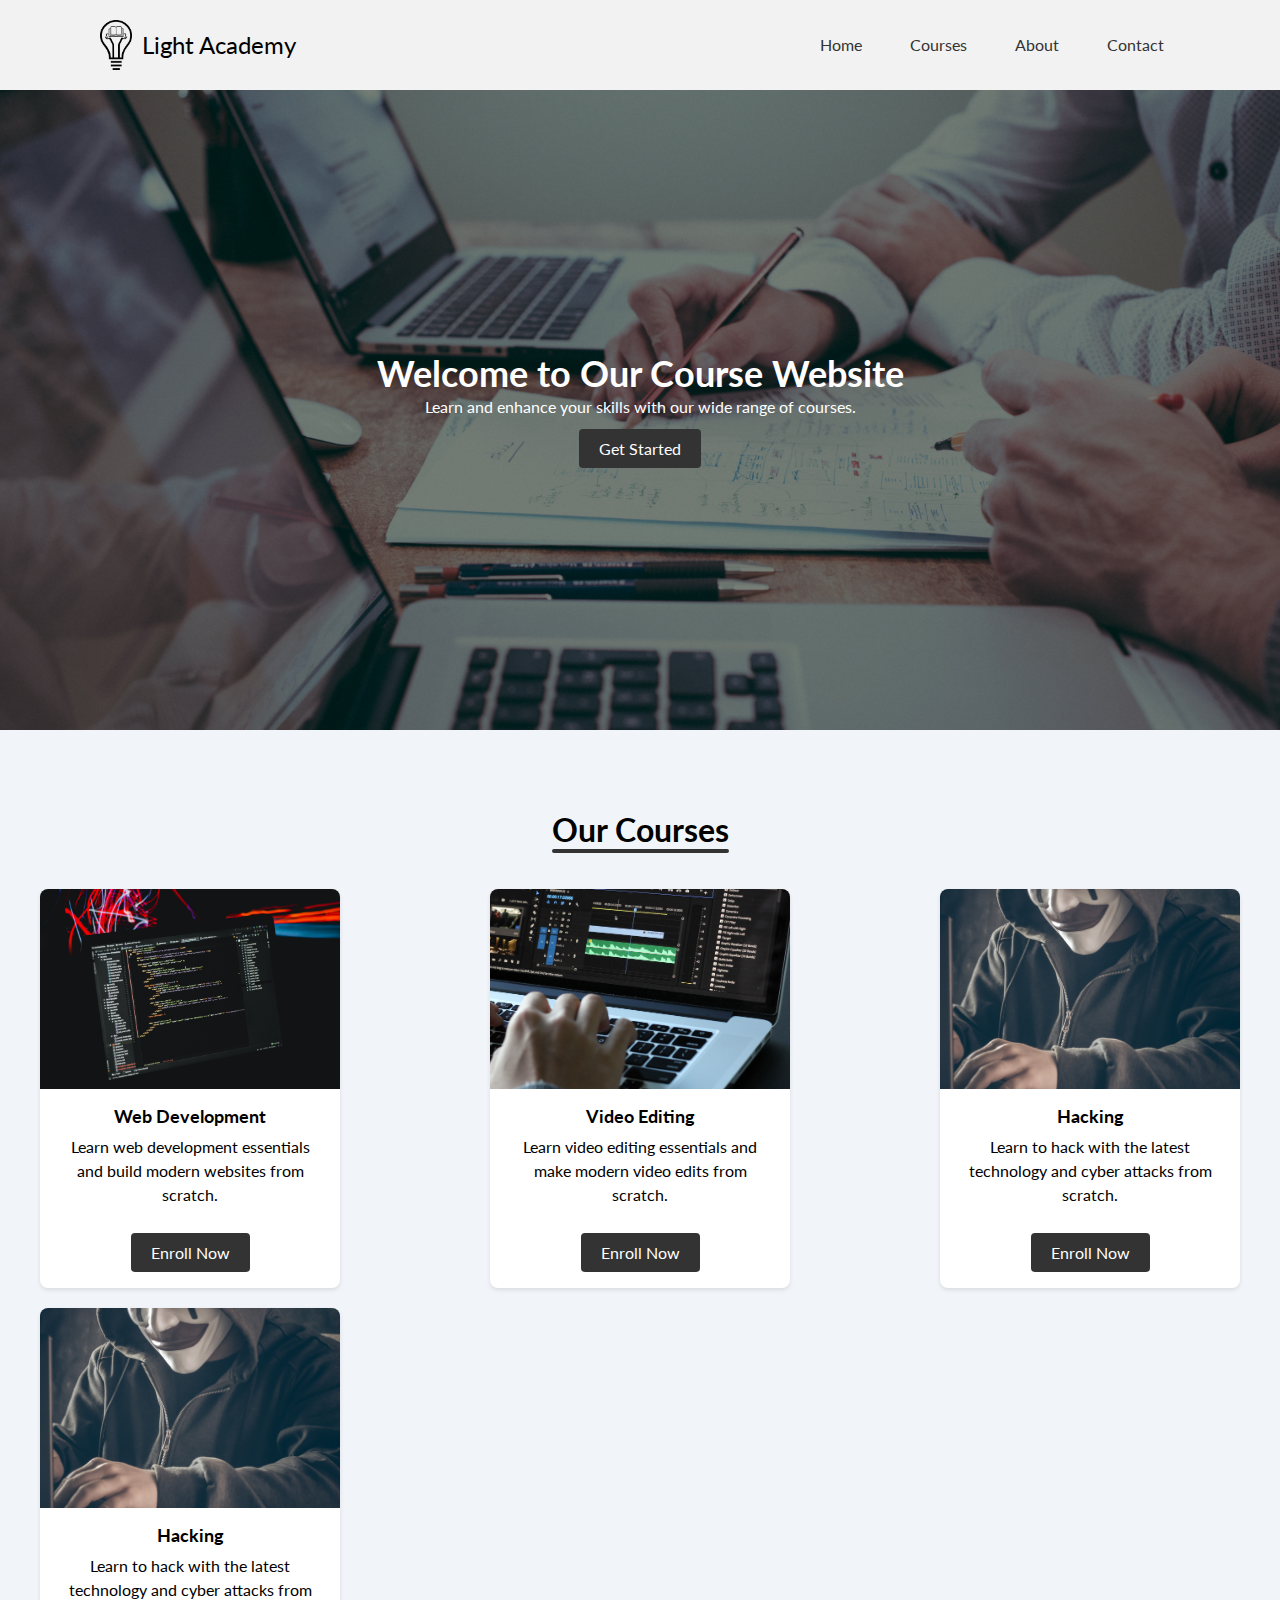
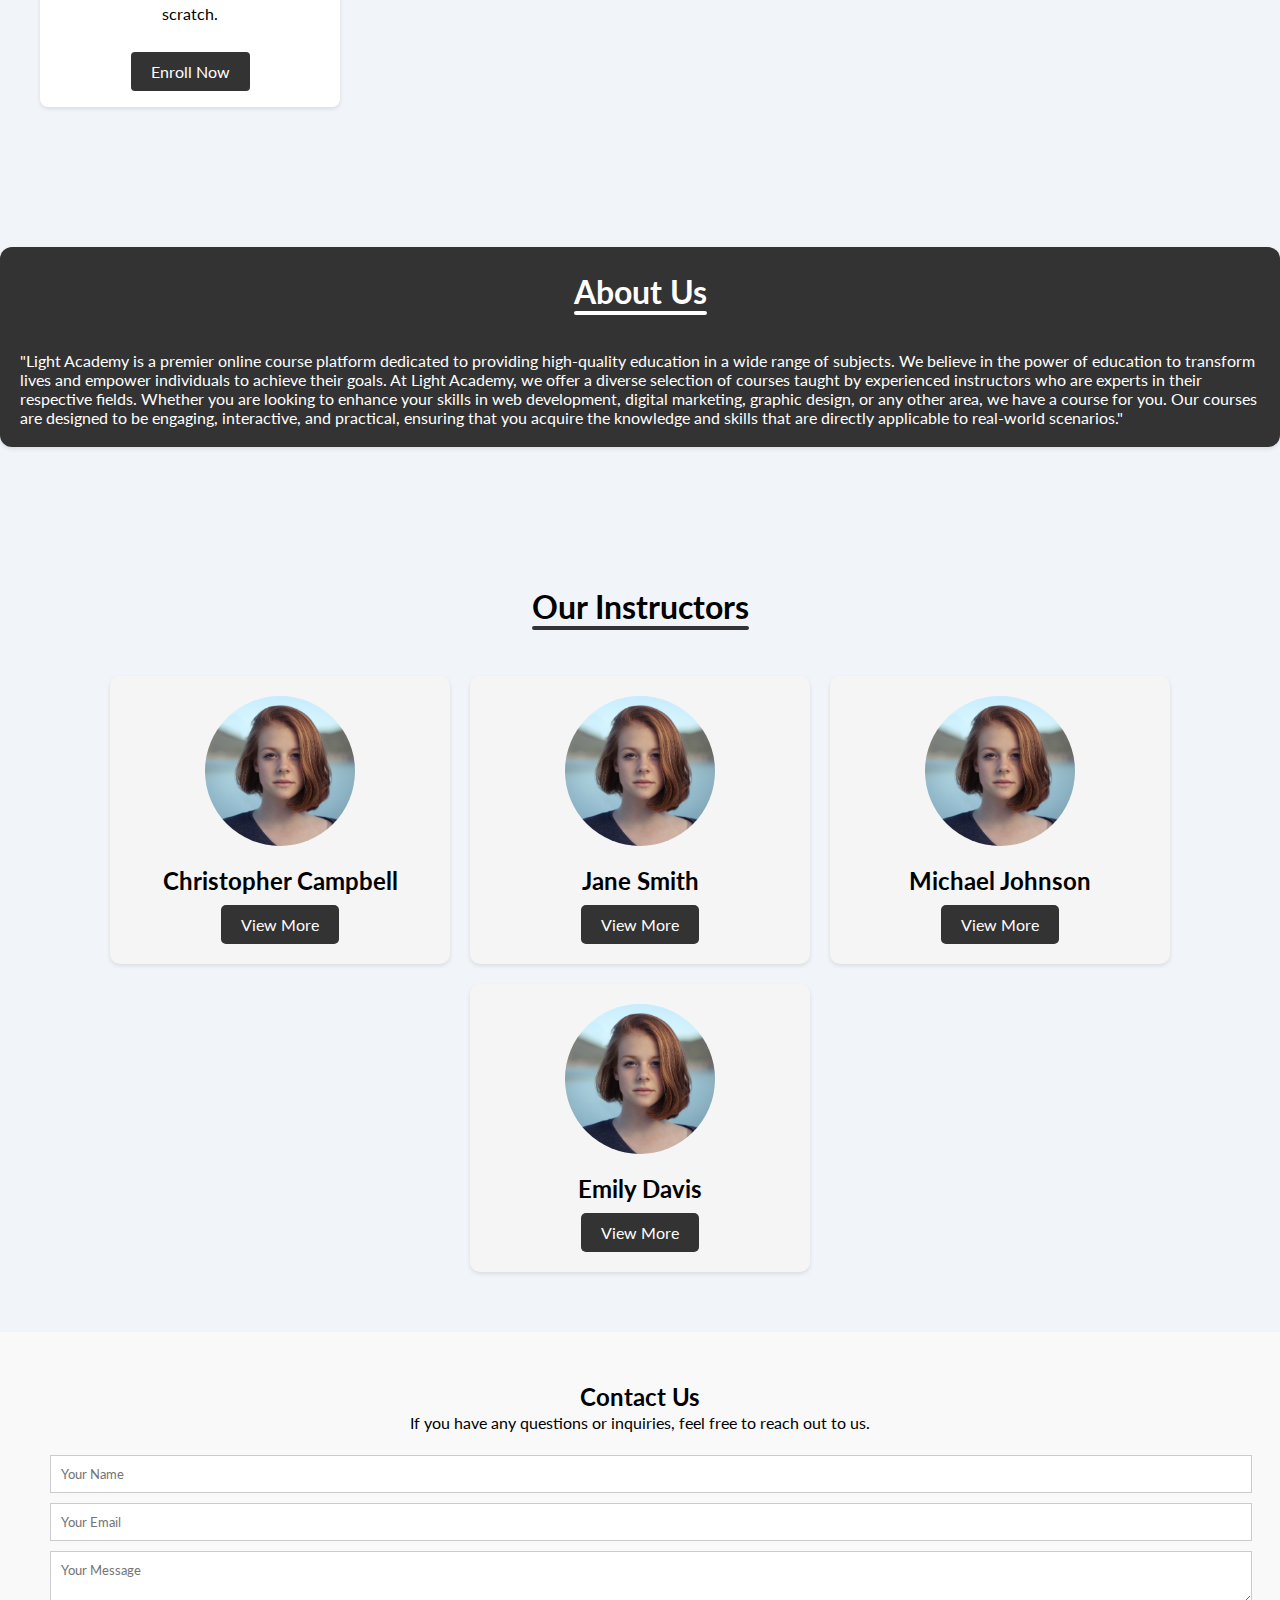
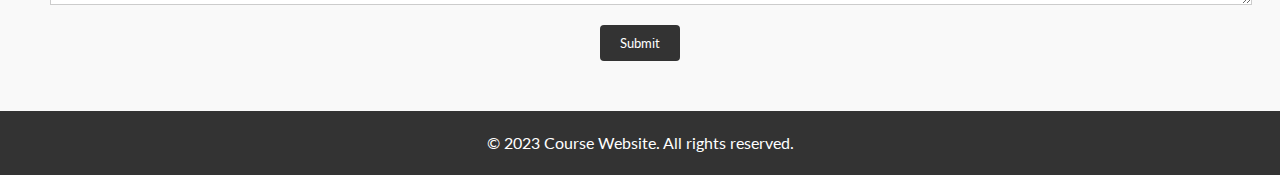
<file: index.html>
<!DOCTYPE html>
<html lang="en">
  <head>
    <meta charset="UTF-8">
    <meta name="viewport" content="width=device-width, initial-scale=1.0">
    <link rel="stylesheet" href="./CSS/style.css">
    <link rel="preconnect" href="https://fonts.googleapis.com">
    <link rel="preconnect" href="https://fonts.gstatic.com" crossorigin>
    <link
      href="https://fonts.googleapis.com/css2?family=Lato:ital,wght@0,100;1,400;1,700&display=swap"
      rel="stylesheet"
    >
    <title>Light Academy</title>
  </head>
  <body>
    <header>
      <div class="logo">
        <img src="./img/hero-image.png" alt="website logo">
        <p>Light Academy</p>
      </div>
      <nav>
        <ul>
          <li><a href="#home">Home</a></li>
          <li><a href="#courses">Courses</a></li>
          <li><a href="#about">About</a></li>
          <li><a href="#contact">Contact</a></li>
        </ul>
      </nav>
    </header>

    <section id="home" class="hero">
      <div class="content">
        <h1>Welcome to Our Course Website</h1>
        <p>Learn and enhance your skills with our wide range of courses.</p>
        <a href="#courses" class="btn">Get Started</a>
      </div>
      <div class="hero-overlay"></div>
    </section>

    <section id="courses" class="courses">
      <h2 class="section-title">Our Courses</h2>
      <div class="card-container">
        <div class="card">
          <img src="./img/webdevelopment.jpg" alt="Web development image">
          <div class="card-body">
            <h3 class="card-title">Web Development</h3>
            <p class="card-text">Learn web development essentials and build modern websites from scratch.</p>
            <a href="#" class="btn">Enroll Now</a>
          </div>
        </div>
        <div class="card">
          <img src="./img/videoediting.jpg" alt="Video editing image">
          <div class="card-body">
            <h3 class="card-title">Video Editing</h3>
            <p class="card-text">Learn video editing essentials and make modern video edits from scratch.</p>
            <a href="#" class="btn">Enroll Now</a>
          </div>
        </div>
        <div class="card">
          <img src="./img/hacking.jpg" alt="Hacking image">
          <div class="card-body">
            <h3 class="card-title">Hacking</h3>
            <p class="card-text">Learn to hack with the latest technology and cyber attacks from scratch.</p>
            <a href="#" class="btn">Enroll Now</a>
          </div>
        </div>

        <div class="card">
          <img src="./img/hacking.jpg" alt="Hacking image">
          <div class="card-body">
            <h3 class="card-title">Hacking</h3>
            <p class="card-text">Learn to hack with the latest technology and cyber attacks from scratch.</p>
            <a href="#" class="btn">Enroll Now</a>
          </div>
        </div>
      </div>
    </section>

      <blockquote id="about" class="about">
        <h2 class="sections-title">About Us</h2>
          "Light Academy is a premier online course platform dedicated to providing high-quality education in a wide range of subjects. We believe in the power of education to transform lives and empower individuals to achieve their goals. At Light Academy, we offer a diverse selection of courses taught by experienced instructors who are experts in their respective fields. Whether you are looking to enhance your skills in web development, digital marketing, graphic design, or any other area, we have a course for you. Our courses are designed to be engaging, interactive, and practical, ensuring that you acquire the knowledge and skills that are directly applicable to real-world scenarios."
      </blockquote>

      <section id="instructors" class="instructors">
        <h2 class="section-title">Our Instructors</h2>
        <div class="instructors-container">
          <div class="instructor-card">
            <img class="instructor-image" src="./img/christopher-campbell.jpg" alt="Instructor Image">
            <h2 class="instructor-name">Christopher Campbell</h2>
            <a class="view-more-btn" href="#">View More</a>
          </div>

          <div class="instructor-card">
            <img class="instructor-image" src="./img/christopher-campbell.jpg" alt="Instructor Image">
            <h2 class="instructor-name">Jane Smith</h2>
            <a class="view-more-btn" href="#">View More</a>
          </div>

          <div class="instructor-card">
            <img class="instructor-image" src="./img/christopher-campbell.jpg" alt="Instructor Image">
            <h2 class="instructor-name">Michael Johnson</h2>
            <a class="view-more-btn" href="#">View More</a>
          </div>

          <div class="instructor-card">
            <img class="instructor-image" src="./img/christopher-campbell.jpg" alt="Instructor Image">
            <h2 class="instructor-name">Emily Davis</h2>
            <a class="view-more-btn" href="#">View More</a>
          </div>
        </div>
      </section>


    <section id="contact" class="contact">
      <h2>Contact Us</h2>
      <p>
        If you have any questions or inquiries, feel free to reach out to us.
      </p>
      <form>
        <input type="text" placeholder="Your Name" />
        <input type="email" placeholder="Your Email" />
        <textarea placeholder="Your Message"></textarea>
        <button type="submit" class="btn">Submit</button>
      </form>
    </section>

    <footer>
      <p>&copy; 2023 Course Website. All rights reserved.</p>
    </footer>
  </body>
</html>
</file>
<file: CSS/style.css>
* {
  font-family: 'Lato', sans-serif;
  margin: 0;
  padding: 0;
}

/* style.css */
html {
  scroll-behavior: smooth;
}

body {
  background-color: #f1f5f9;
}

header {
  display: flex;
  justify-content: space-between;
  align-items: center;
  background-color: #f2f2f2;
  padding: 20px 100px;
  position: sticky;
  top: 0;
  z-index: 10;
}

.logo {
  display: flex;
  flex-direction: row;
  justify-content: space-around;
  align-items: center;
  gap: 10px;
}

.logo p {
  font-size:24px ;
}

.logo img {
  max-width: 2rem;
  height: auto;
}

nav ul {
  list-style: none;
  display: flex;
  gap: 1rem;
}

nav ul li a {
  text-decoration: none;
  color: #333;
  padding: 0.5rem 1rem;
  border-radius: 0.375rem;
  transition: background-color 0.2s;
}

nav ul li a:hover {
  background-color: #333;
  color: #fff;
}

.hero {
  display: flex;
  flex-direction: column;
  justify-content: center;
  align-items: center;
  background-image: url('../img/banner.jpg');
  background-size: cover;
  background-position: center;
  background-repeat: no-repeat;
  text-align: center;
  padding: 50px;
  color: #fff;
  position: relative;
  height: 60vh;
}

.content {
  z-index: 4;
  position: relative;
}

.hero-overlay {
  background-color: rgba(0, 0, 0, 0.5);
  position: absolute;
  right: 0;
  left: 0;
  top: 0;
  bottom: 0;
  z-index: 2;
}

.courses {
  max-width: 1400px;
  margin: 0 auto;
  padding: 40px;
  text-align: center;
}

.section-title {
  font-size: 32px;
  font-weight: bold;
  margin-top: 40px;
  margin-bottom: 40px;
  display: inline-block;
  position: relative;
}

.section-title::after {
  content: '';
  position: absolute;
  bottom: -4px;
  left: 0;
  width: 100%;
  height: 4px;
  background-color: #333;
  border-radius: 8px;
}

.sections-title {
  font-size: 32px;
  font-weight: bold;
  margin-top: 5px;
  margin-bottom: 40px;
  display: inline-block;
  position: relative;
}

.sections-title::after {
  content: '';
  position: absolute;
  bottom: -4px;
  left: 0;
  width: 100%;
  height: 4px;
  background-color: #fff;
  border-radius: 8px;
}

.card-container {
  display: flex;
  flex-wrap: wrap;
  justify-content: space-between;
  gap: 20px;
}

.card {
  display: flex;
  flex-direction: column;
  background-color: #fff;
  border-radius: 8px;
  box-shadow: 0 2px 4px rgba(0, 0, 0, 0.1);
  overflow: hidden;
  width: 300px;
}

.card img {
  width: 100%;
  height: 200px;
  object-fit: cover;
}

.card-body {
  padding: 16px;
}

.card-title {
  font-size: 18px;
  font-weight: bold;
  margin-bottom: 8px;
}

.card-text {
  margin-bottom: 16px;
}

.btn {
  display: inline-block;
  padding: 8px 16px;
  background-color: #007bff;
  color: #fff;
  text-decoration: none;
  border-radius: 4px;
}

.about {
  display: flex;
  flex-wrap: wrap;
  justify-content: center;
  align-items: center;
  margin-bottom: 0;
  background-color: #333;
  color: #fff;
  border-radius: 12px;
  padding: 20px;
  box-shadow: 0 2px 4px rgba(0, 0, 0, 0.1);
  max-width: 1400px;
  margin: 100px auto;
}

.instructors {
  display: flex;
  flex-direction: column;
  justify-content: center;
  align-items: center;
}

.instructors-container {
  display: flex;
  flex-wrap: wrap;
  justify-content: center;
  align-items: center;
  margin-bottom: 50px;
}

.instructor-card {
  background-color: #f5f5f5;
  border-radius: 10px;
  padding: 20px;
  box-shadow: 0 2px 4px rgba(0, 0, 0, 0.1);
  min-width: 300px;
  margin: 10px;
  display: flex;
  flex-direction: column;
  justify-content: center;
  align-items: center;
}

.instructor-image {
  width: 150px;
  height: 150px;
  border-radius: 50%;
  object-fit: cover;
  margin-bottom: 20px;
}

.instructor-name {
  font-size: 24px;
  font-weight: bold;
  margin-bottom: 10px;
}

.view-more-btn {
  display: inline-block;
  background-color: #333;
  color: #fff;
  padding: 10px 20px;
  border-radius: 5px;
  text-decoration: none;
  transition: background-color 0.3s ease;
}

.view-more-btn:hover {
  background-color: #555;
}

.contact {
  background-color: #f9f9f9;
  padding: 50px;
  text-align: center;
}

footer {
  background-color: #333;
  color: #fff;
  padding: 20px;
  text-align: center;
}

/* Additional styles */
h1 {
  font-size: 36px;
}

h2 {
  font-size: 24px;
}

p {
  font-size: 16px;
  line-height: 1.5;
}

.btn {
  display: inline-block;
  padding: 10px 20px;
  background-color: #333;
  color: #fff;
  text-decoration: none;
  margin-top: 10px;
}

form {
  margin-top: 20px;
}

input,
textarea {
  display: block;
  width: 100%;
  padding: 10px;
  margin-bottom: 10px;
  border: 1px solid #ccc;
}

textarea {
  resize: vertical;
}

button[type="submit"] {
  background-color: #333;
  color: #fff;
  padding: 10px 20px;
  border: none;
  cursor: pointer;
}
</file>
